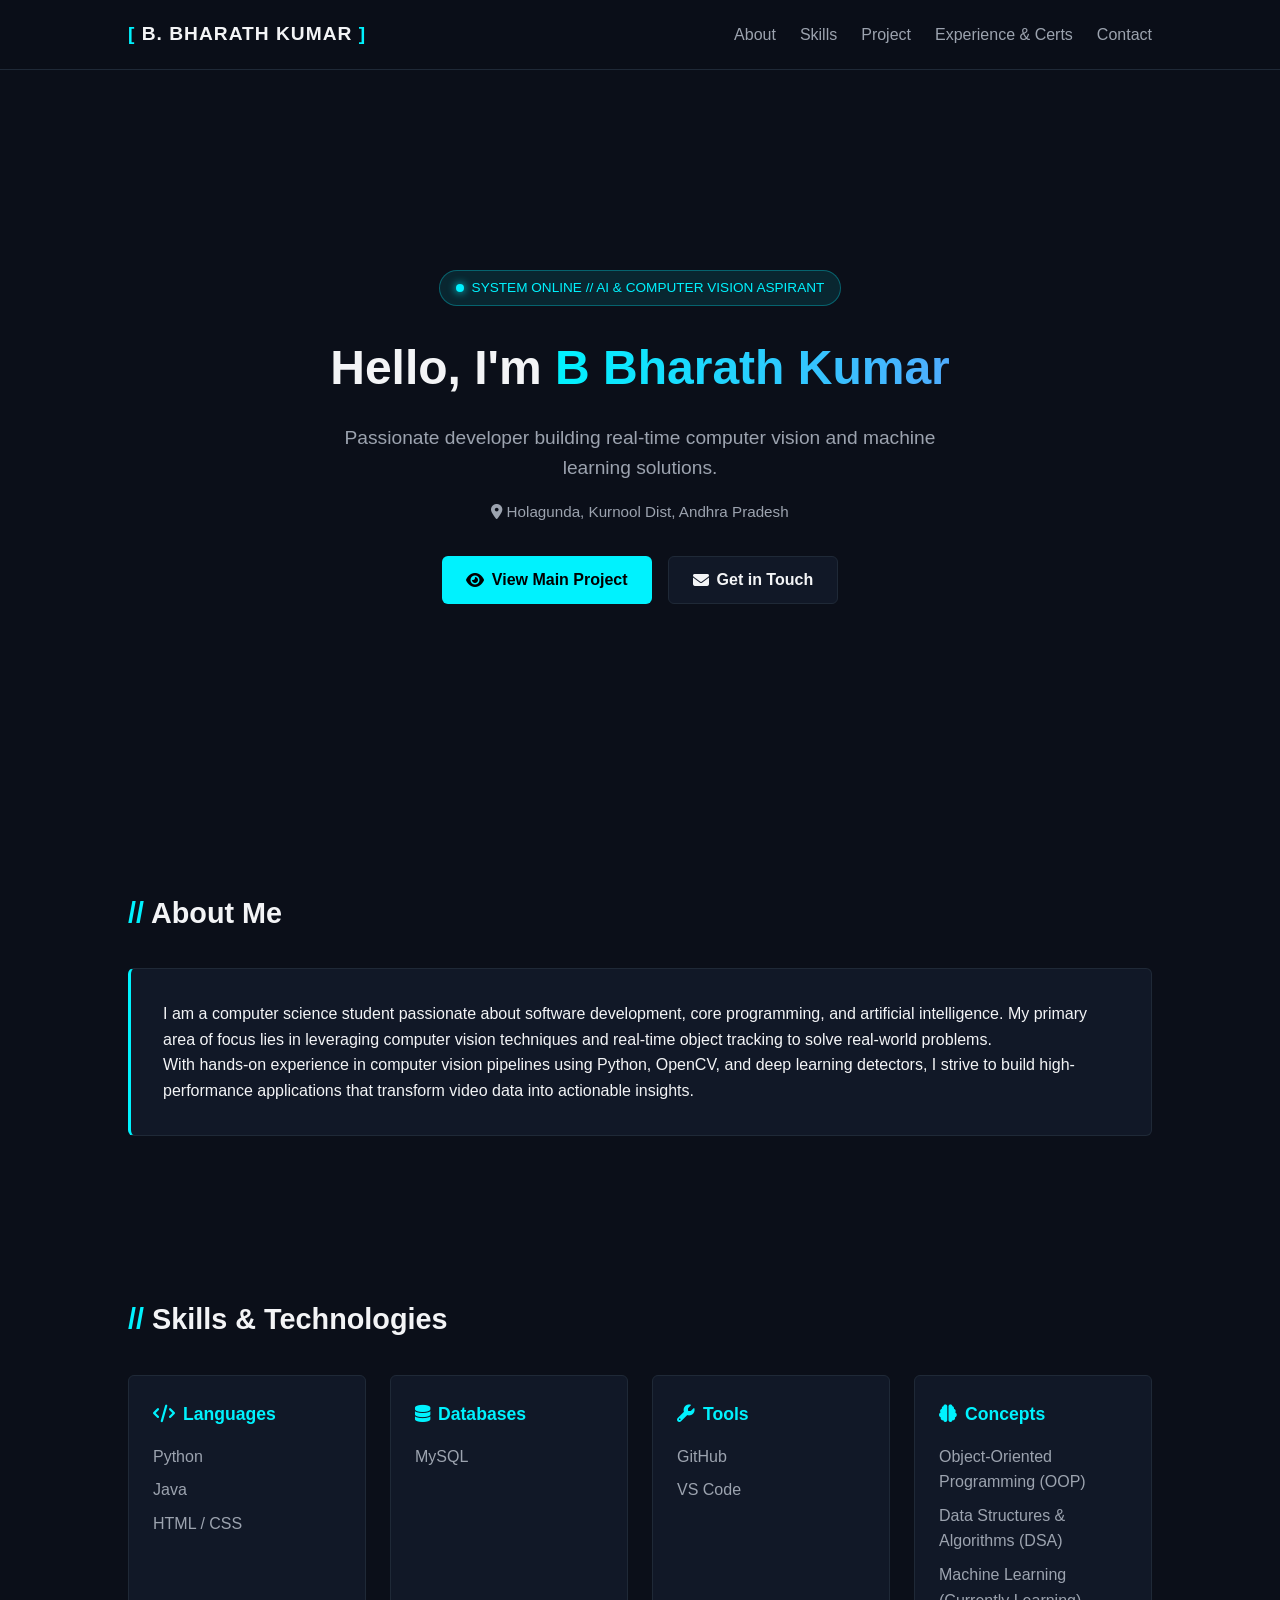
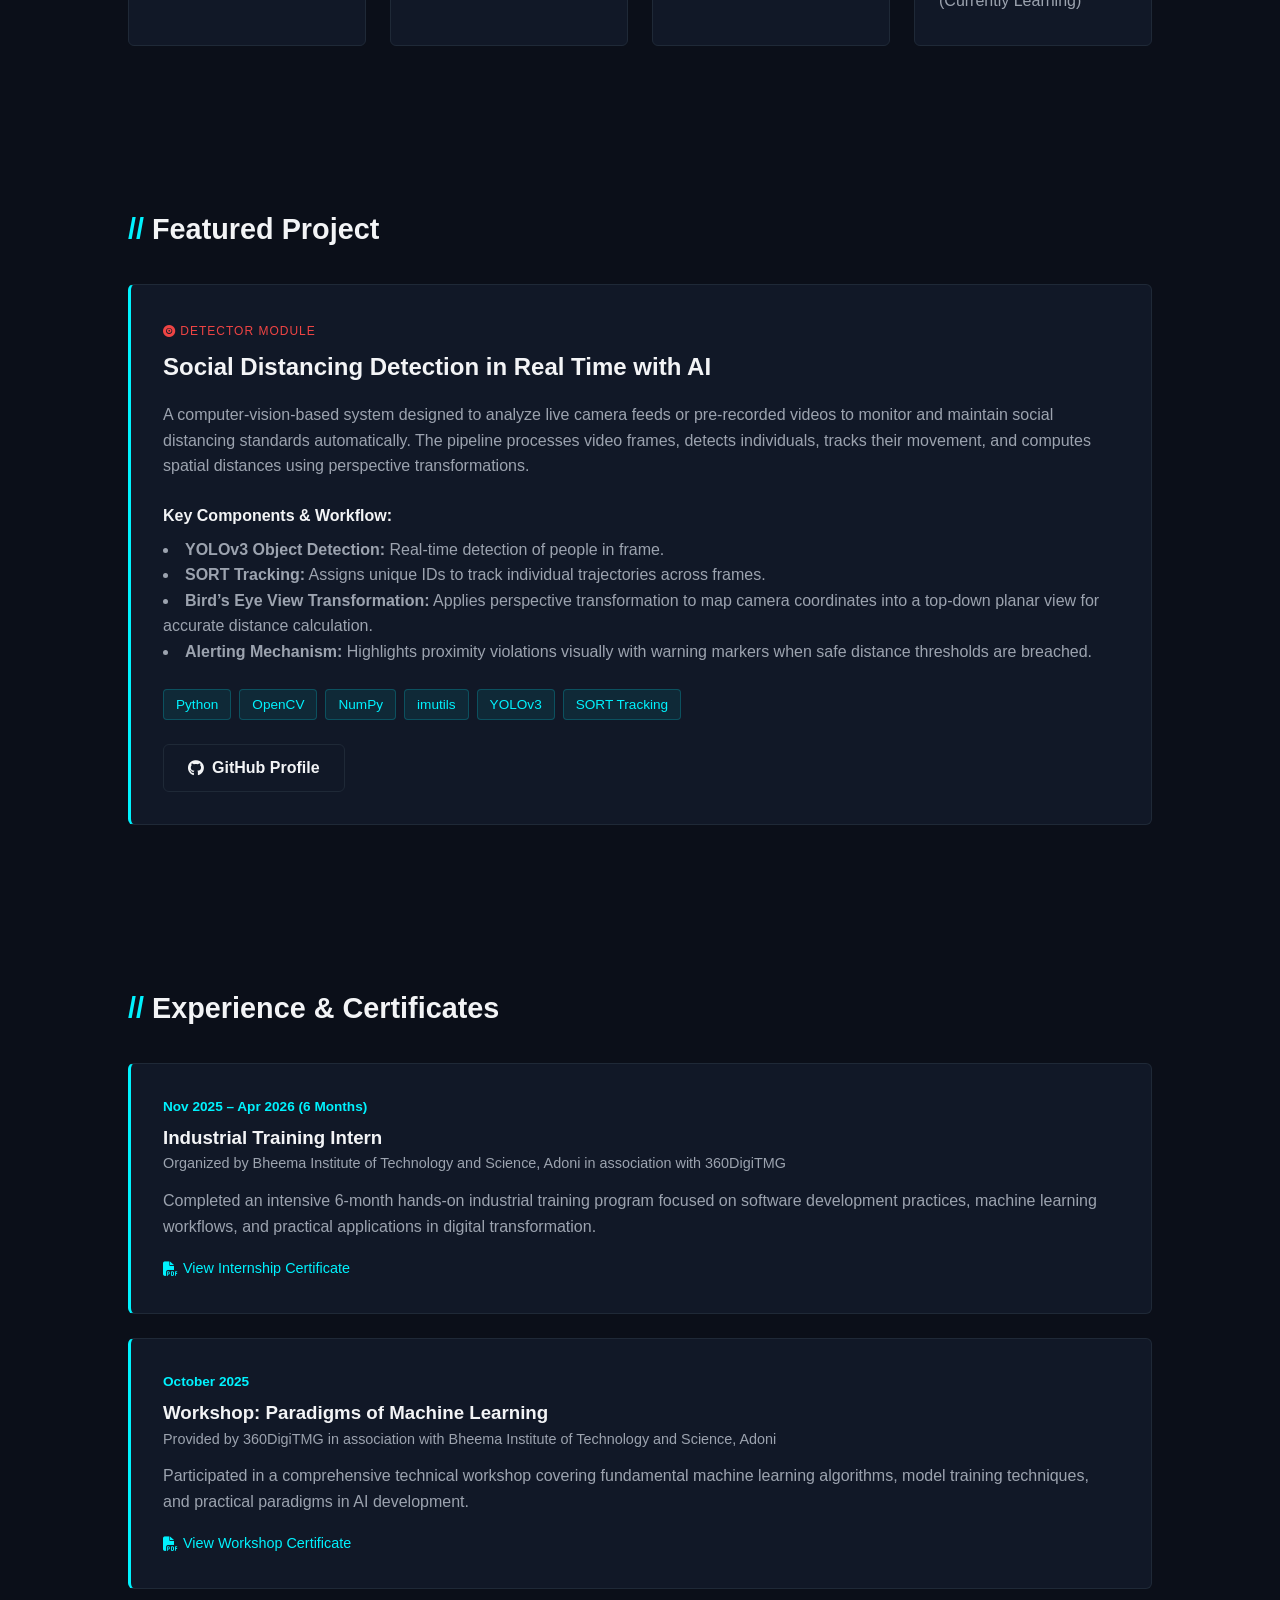
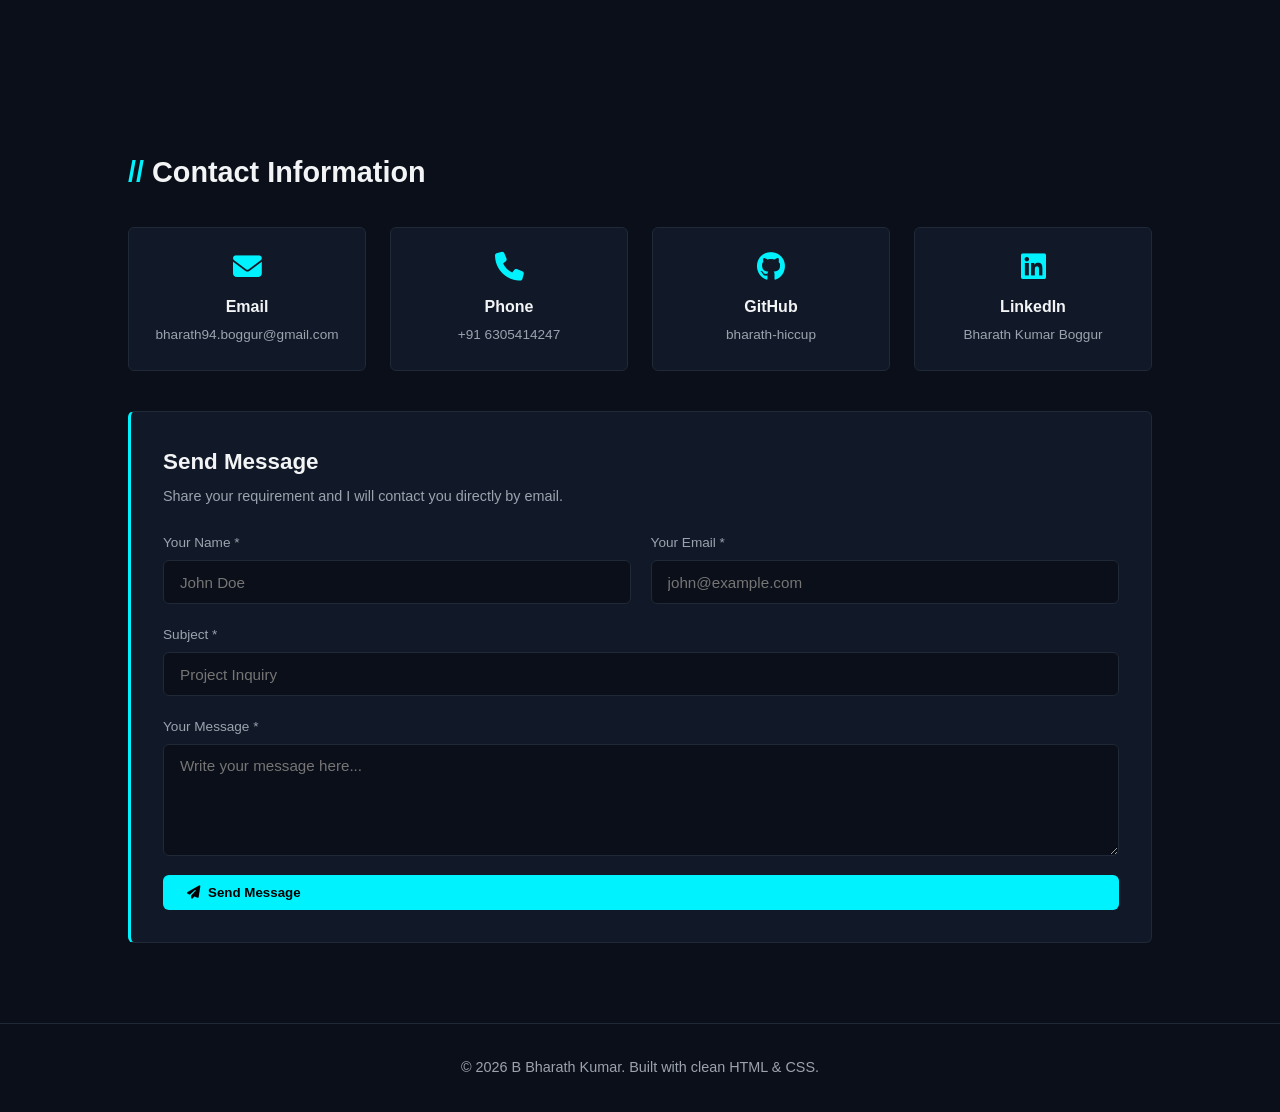
<file: index.html>
<!DOCTYPE html>
<html lang="en">
<head>
  <meta charset="UTF-8">
  <meta name="viewport" content="width=device-width, initial-scale=1.0">
  <title>B Bharath Kumar | Portfolio</title>
  <link rel="stylesheet" href="style.css">
  <!-- Font Awesome Icons -->
  <link rel="stylesheet" href="https://cdnjs.cloudflare.com/ajax/libs/font-awesome/6.4.0/css/all.min.css">
</head>
<body>

  <!-- Navbar -->
  <nav class="navbar">
    <div class="logo">
      <span class="cv-bracket">[</span> B. BHARATH KUMAR <span class="cv-bracket">]</span>
    </div>
    <ul class="nav-links">
      <li><a href="#about">About</a></li>
      <li><a href="#skills">Skills</a></li>
      <li><a href="#project">Project</a></li>
      <li><a href="#experience">Experience & Certs</a></li>
      <li><a href="#contact">Contact</a></li>
    </ul>
  </nav>

  <!-- Hero Section -->
  <header class="hero">
    <div class="hero-container">
      <div class="status-badge"><span class="pulse-dot"></span> SYSTEM ONLINE // AI & COMPUTER VISION ASPIRANT</div>
      <h1>Hello, I'm <span class="highlight">B Bharath Kumar</span></h1>
      <p class="tagline">Passionate developer building real-time computer vision and machine learning solutions.</p>
      <div class="location-tag">
        <i class="fa-solid fa-location-dot"></i> Holagunda, Kurnool Dist, Andhra Pradesh
      </div>
      <div class="hero-btns">
        <a href="#project" class="btn primary-btn"><i class="fa-solid fa-eye"></i> View Main Project</a>
        <a href="#contact" class="btn secondary-btn"><i class="fa-solid fa-envelope"></i> Get in Touch</a>
      </div>
    </div>
  </header>

  <!-- About Section -->
  <section id="about" class="section">
    <h2 class="section-title"><span class="title-decor">//</span> About Me</h2>
    <div class="about-card cv-frame">
      <p>I am a computer science student passionate about software development, core programming, and artificial intelligence. My primary area of focus lies in leveraging computer vision techniques and real-time object tracking to solve real-world problems.</p>
      <p>With hands-on experience in computer vision pipelines using Python, OpenCV, and deep learning detectors, I strive to build high-performance applications that transform video data into actionable insights.</p>
    </div>
  </section>

  <!-- Skills Section -->
  <section id="skills" class="section">
    <h2 class="section-title"><span class="title-decor">//</span> Skills & Technologies</h2>
    <div class="skills-grid">
      <div class="skill-card">
        <h3><i class="fa-solid fa-code"></i> Languages</h3>
        <ul>
          <li>Python</li>
          <li>Java</li>
          <li>HTML / CSS</li>
        </ul>
      </div>
      <div class="skill-card">
        <h3><i class="fa-solid fa-database"></i> Databases</h3>
        <ul>
          <li>MySQL</li>
        </ul>
      </div>
      <div class="skill-card">
        <h3><i class="fa-solid fa-wrench"></i> Tools</h3>
        <ul>
          <li>GitHub</li>
          <li>VS Code</li>
        </ul>
      </div>
      <div class="skill-card">
        <h3><i class="fa-solid fa-brain"></i> Concepts</h3>
        <ul>
          <li>Object-Oriented Programming (OOP)</li>
          <li>Data Structures & Algorithms (DSA)</li>
          <li>Machine Learning (Currently Learning)</li>
        </ul>
      </div>
    </div>
  </section>

  <!-- Project Section -->
  <section id="project" class="section">
    <h2 class="section-title"><span class="title-decor">//</span> Featured Project</h2>
    <div class="project-card cv-frame">
      <div class="project-header">
        <span class="live-tag"><i class="fa-solid fa-record-vinyl"></i> DETECTOR MODULE</span>
        <h3>Social Distancing Detection in Real Time with AI</h3>
      </div>
      
      <p class="project-desc">
        A computer-vision-based system designed to analyze live camera feeds or pre-recorded videos to monitor and maintain social distancing standards automatically. The pipeline processes video frames, detects individuals, tracks their movement, and computes spatial distances using perspective transformations.
      </p>

      <div class="project-details">
        <h4>Key Components & Workflow:</h4>
        <ul>
          <li><strong>YOLOv3 Object Detection:</strong> Real-time detection of people in frame.</li>
          <li><strong>SORT Tracking:</strong> Assigns unique IDs to track individual trajectories across frames.</li>
          <li><strong>Bird’s Eye View Transformation:</strong> Applies perspective transformation to map camera coordinates into a top-down planar view for accurate distance calculation.</li>
          <li><strong>Alerting Mechanism:</strong> Highlights proximity violations visually with warning markers when safe distance thresholds are breached.</li>
        </ul>
      </div>

      <div class="tech-stack">
        <span>Python</span>
        <span>OpenCV</span>
        <span>NumPy</span>
        <span>imutils</span>
        <span>YOLOv3</span>
        <span>SORT Tracking</span>
      </div>

      <div class="project-links">
        <a href="https://github.com/bharath-hiccup" target="_blank" class="btn secondary-btn">
          <i class="fa-brands fa-github"></i> GitHub Profile
        </a>
      </div>
    </div>
  </section>

  <!-- Experience & Certificates Section -->
  <section id="experience" class="section">
    <h2 class="section-title"><span class="title-decor">//</span> Experience & Certificates</h2>
    <div class="timeline">
      
      <!-- Internship Entry -->
      <div class="timeline-item cv-frame">
        <div class="timeline-date">Nov 2025 – Apr 2026 (6 Months)</div>
        <h3>Industrial Training Intern</h3>
        <p class="org">Organized by Bheema Institute of Technology and Science, Adoni in association with 360DigiTMG</p>
        <p class="desc">
          Completed an intensive 6-month hands-on industrial training program focused on software development practices, machine learning workflows, and practical applications in digital transformation.
        </p>
        <a href="internship_certificate.pdf" target="_blank" class="cert-link">
          <i class="fa-solid fa-file-pdf"></i> View Internship Certificate
        </a>
      </div>

      <!-- Workshop Entry -->
      <div class="timeline-item cv-frame">
        <div class="timeline-date">October 2025</div>
        <h3>Workshop: Paradigms of Machine Learning</h3>
        <p class="org">Provided by 360DigiTMG in association with Bheema Institute of Technology and Science, Adoni</p>
        <p class="desc">
          Participated in a comprehensive technical workshop covering fundamental machine learning algorithms, model training techniques, and practical paradigms in AI development.
        </p>
        <a href="workshop_certificate.pdf" target="_blank" class="cert-link">
          <i class="fa-solid fa-file-pdf"></i> View Workshop Certificate
        </a>
      </div>

    </div>
  </section>

  <!-- Contact Section -->
  <section id="contact" class="section">
    <h2 class="section-title"><span class="title-decor">//</span> Contact Information</h2>
    
    <div class="contact-grid">
      <a href="mailto:bharath94.boggur@gmail.com" class="contact-card">
        <i class="fa-solid fa-envelope"></i>
        <h4>Email</h4>
        <p>bharath94.boggur@gmail.com</p>
      </a>

      <a href="tel:6305414247" class="contact-card">
        <i class="fa-solid fa-phone"></i>
        <h4>Phone</h4>
        <p>+91 6305414247</p>
      </a>

      <a href="https://github.com/bharath-hiccup" target="_blank" class="contact-card">
        <i class="fa-brands fa-github"></i>
        <h4>GitHub</h4>
        <p>bharath-hiccup</p>
      </a>

      <a href="https://www.linkedin.com/in/bharath-kumar-boggur-380940379/" target="_blank" class="contact-card">
        <i class="fa-brands fa-linkedin"></i>
        <h4>LinkedIn</h4>
        <p>Bharath Kumar Boggur</p>
      </a>
    </div>

    <!-- Direct Email Message Form -->
    <div class="contact-form-container cv-frame">
      <h3>Send Message</h3>
      <p class="form-subtitle">Share your requirement and I will contact you directly by email.</p>
      
      <form action="https://api.web3forms.com/submit" method="POST" class="contact-form">
        <!-- Live Web3Forms Access Key -->
        <input type="hidden" name="access_key" value="5e541b86-788c-47d9-b0a4-4bf0549aa3dd">

        <div class="form-group-row">
          <div class="form-group">
            <label for="name">Your Name *</label>
            <input type="text" id="name" name="name" required placeholder="John Doe">
          </div>
          <div class="form-group">
            <label for="email">Your Email *</label>
            <input type="email" id="email" name="email" required placeholder="john@example.com">
          </div>
        </div>

        <div class="form-group">
          <label for="subject">Subject *</label>
          <input type="text" id="subject" name="subject" required placeholder="Project Inquiry">
        </div>

        <div class="form-group">
          <label for="message">Your Message *</label>
          <textarea id="message" name="message" rows="5" required placeholder="Write your message here..."></textarea>
        </div>

        <button type="submit" class="btn primary-btn">
          <i class="fa-solid fa-paper-plane"></i> Send Message
        </button>
      </form>
    </div>
  </section>

  <!-- Footer -->
  <footer>
    <p>© 2026 B Bharath Kumar. Built with clean HTML & CSS.</p>
  </footer>

</body>
</html>
</file>
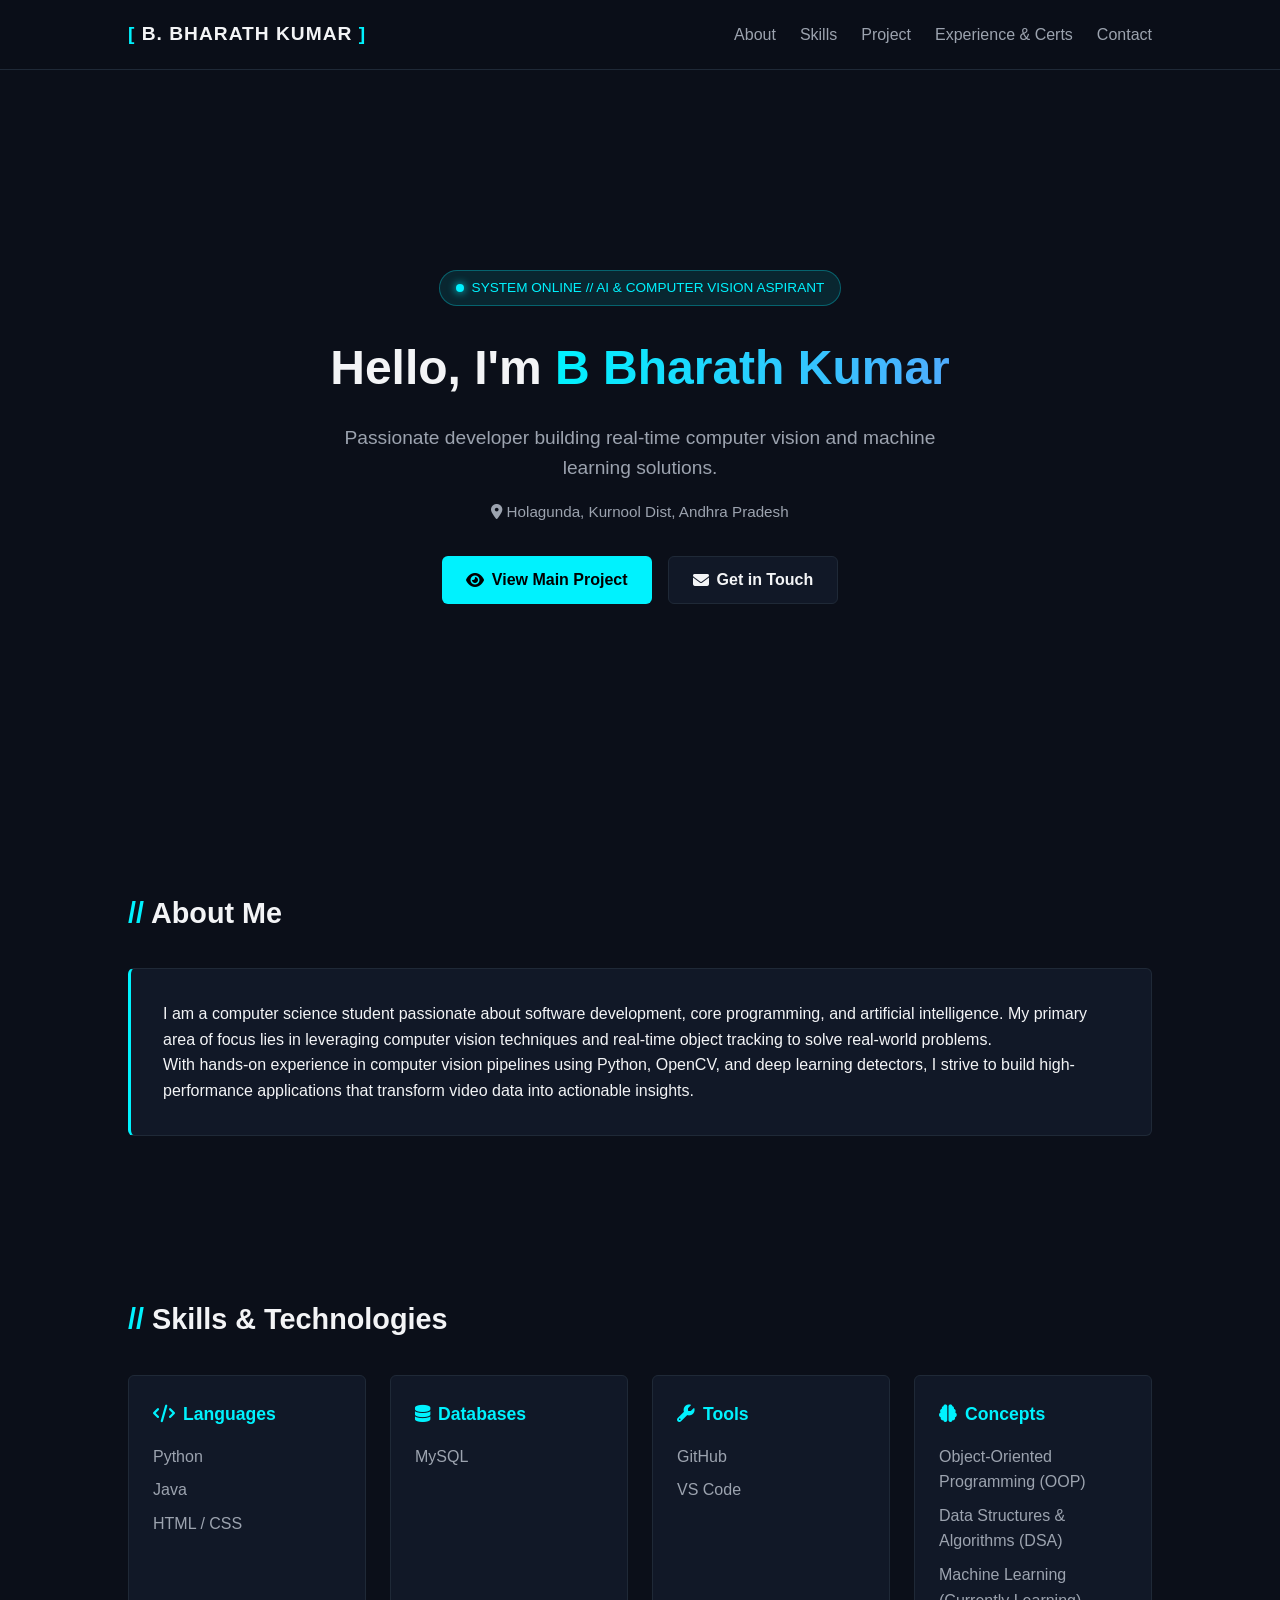
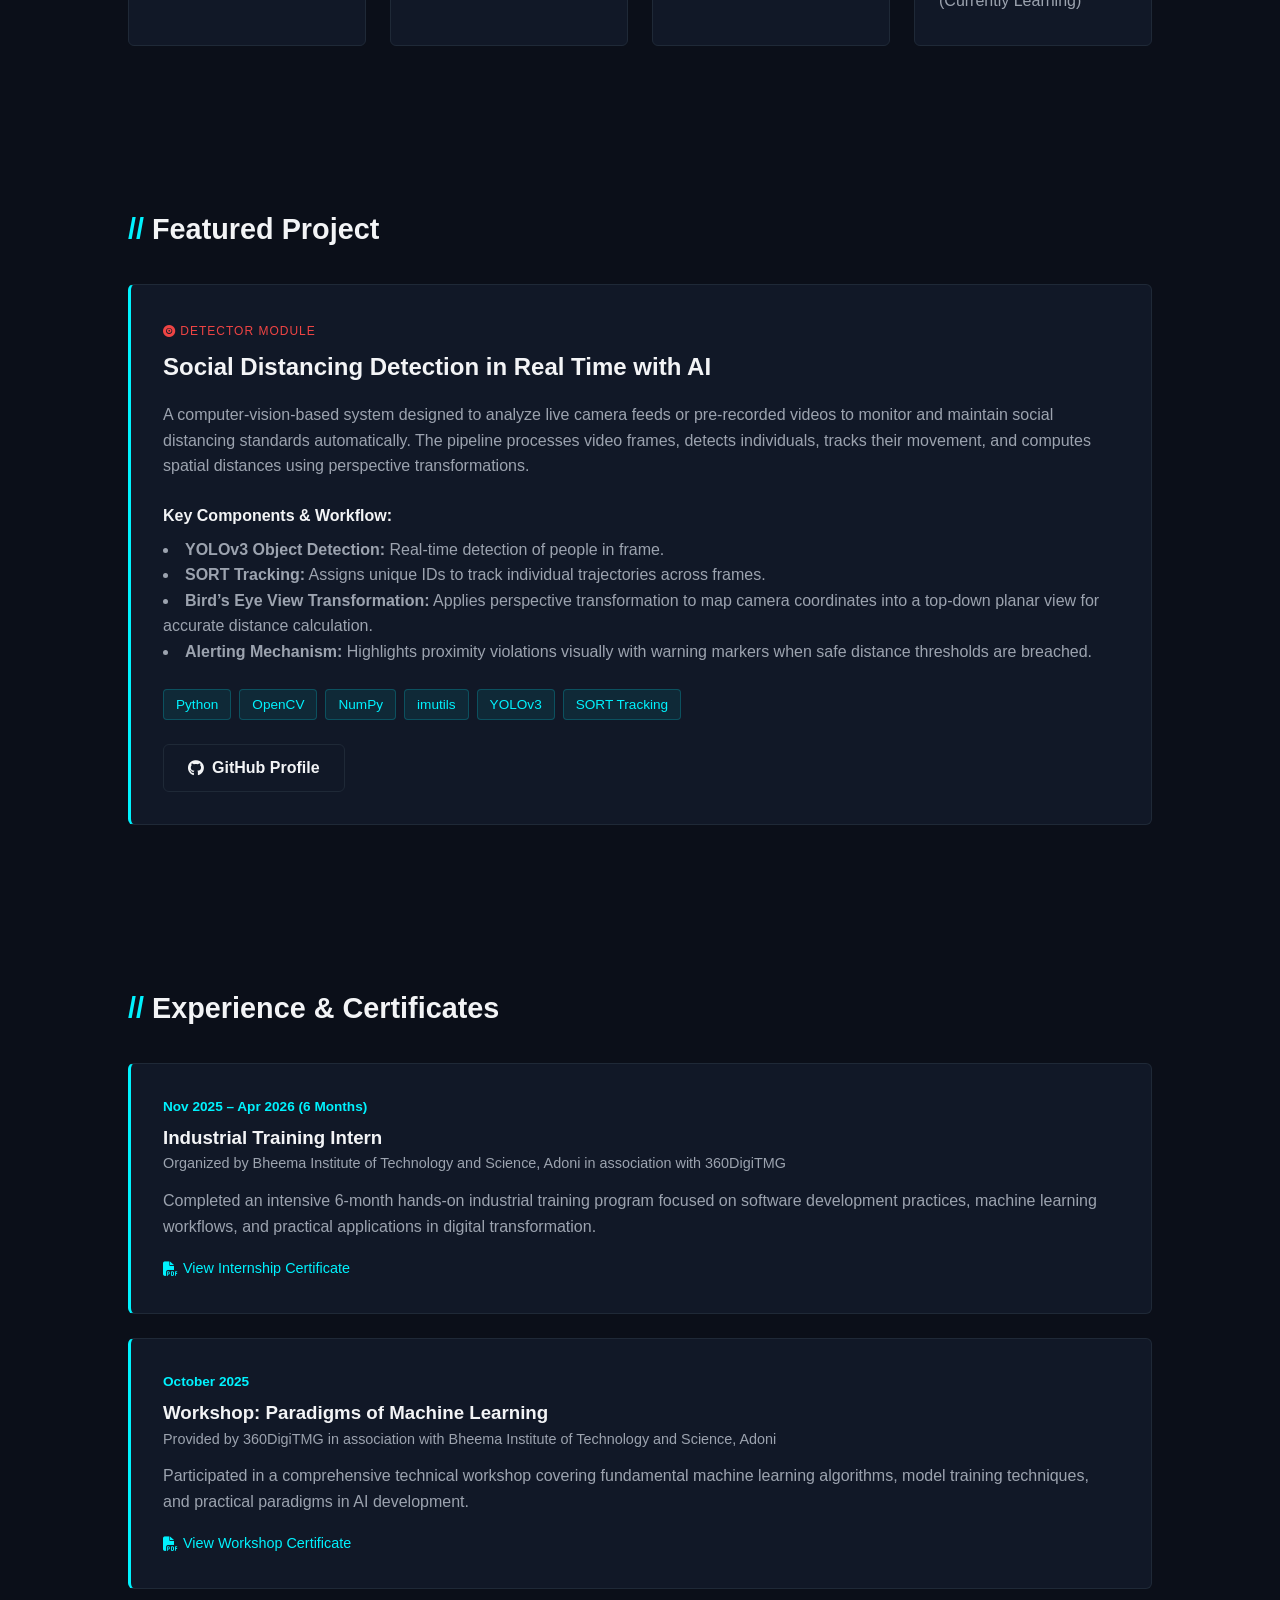
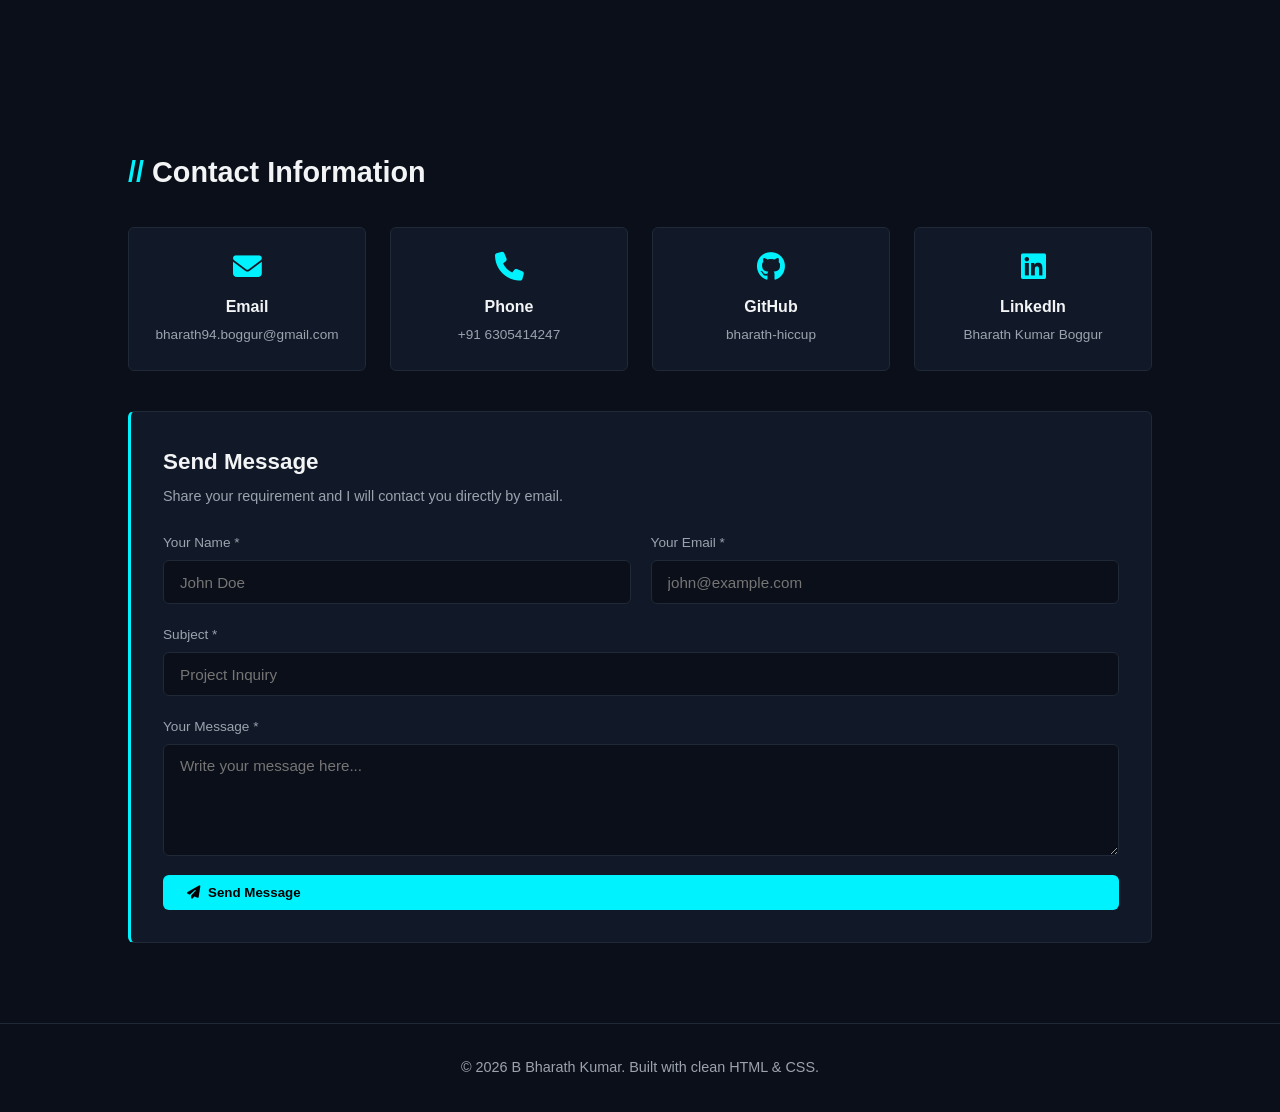
<file: protfolio.html>
<!DOCTYPE html>
<html lang="en">
<head>
  <meta charset="UTF-8">
  <meta name="viewport" content="width=device-width, initial-scale=1.0">
  <title>B Bharath Kumar | Portfolio</title>
  <link rel="stylesheet" href="style.css">
  <!-- Font Awesome Icons -->
  <link rel="stylesheet" href="https://cdnjs.cloudflare.com/ajax/libs/font-awesome/6.4.0/css/all.min.css">
</head>
<body>

  <!-- Navbar -->
  <nav class="navbar">
    <div class="logo">
      <span class="cv-bracket">[</span> B. BHARATH KUMAR <span class="cv-bracket">]</span>
    </div>
    <ul class="nav-links">
      <li><a href="#about">About</a></li>
      <li><a href="#skills">Skills</a></li>
      <li><a href="#project">Project</a></li>
      <li><a href="#experience">Experience & Certs</a></li>
      <li><a href="#contact">Contact</a></li>
    </ul>
  </nav>

  <!-- Hero Section -->
  <header class="hero">
    <div class="hero-container">
      <div class="status-badge"><span class="pulse-dot"></span> SYSTEM ONLINE // AI & COMPUTER VISION ASPIRANT</div>
      <h1>Hello, I'm <span class="highlight">B Bharath Kumar</span></h1>
      <p class="tagline">Passionate developer building real-time computer vision and machine learning solutions.</p>
      <div class="location-tag">
        <i class="fa-solid fa-location-dot"></i> Holagunda, Kurnool Dist, Andhra Pradesh
      </div>
      <div class="hero-btns">
        <a href="#project" class="btn primary-btn"><i class="fa-solid fa-eye"></i> View Main Project</a>
        <a href="#contact" class="btn secondary-btn"><i class="fa-solid fa-envelope"></i> Get in Touch</a>
      </div>
    </div>
  </header>

  <!-- About Section -->
  <section id="about" class="section">
    <h2 class="section-title"><span class="title-decor">//</span> About Me</h2>
    <div class="about-card cv-frame">
      <p>I am a computer science student passionate about software development, core programming, and artificial intelligence. My primary area of focus lies in leveraging computer vision techniques and real-time object tracking to solve real-world problems.</p>
      <p>With hands-on experience in computer vision pipelines using Python, OpenCV, and deep learning detectors, I strive to build high-performance applications that transform video data into actionable insights.</p>
    </div>
  </section>

  <!-- Skills Section -->
  <section id="skills" class="section">
    <h2 class="section-title"><span class="title-decor">//</span> Skills & Technologies</h2>
    <div class="skills-grid">
      <div class="skill-card">
        <h3><i class="fa-solid fa-code"></i> Languages</h3>
        <ul>
          <li>Python</li>
          <li>Java</li>
          <li>HTML / CSS</li>
        </ul>
      </div>
      <div class="skill-card">
        <h3><i class="fa-solid fa-database"></i> Databases</h3>
        <ul>
          <li>MySQL</li>
        </ul>
      </div>
      <div class="skill-card">
        <h3><i class="fa-solid fa-wrench"></i> Tools</h3>
        <ul>
          <li>GitHub</li>
          <li>VS Code</li>
        </ul>
      </div>
      <div class="skill-card">
        <h3><i class="fa-solid fa-brain"></i> Concepts</h3>
        <ul>
          <li>Object-Oriented Programming (OOP)</li>
          <li>Data Structures & Algorithms (DSA)</li>
          <li>Machine Learning (Currently Learning)</li>
        </ul>
      </div>
    </div>
  </section>

  <!-- Project Section -->
  <section id="project" class="section">
    <h2 class="section-title"><span class="title-decor">//</span> Featured Project</h2>
    <div class="project-card cv-frame">
      <div class="project-header">
        <span class="live-tag"><i class="fa-solid fa-record-vinyl"></i> DETECTOR MODULE</span>
        <h3>Social Distancing Detection in Real Time with AI</h3>
      </div>
      
      <p class="project-desc">
        A computer-vision-based system designed to analyze live camera feeds or pre-recorded videos to monitor and maintain social distancing standards automatically. The pipeline processes video frames, detects individuals, tracks their movement, and computes spatial distances using perspective transformations.
      </p>

      <div class="project-details">
        <h4>Key Components & Workflow:</h4>
        <ul>
          <li><strong>YOLOv3 Object Detection:</strong> Real-time detection of people in frame.</li>
          <li><strong>SORT Tracking:</strong> Assigns unique IDs to track individual trajectories across frames.</li>
          <li><strong>Bird’s Eye View Transformation:</strong> Applies perspective transformation to map camera coordinates into a top-down planar view for accurate distance calculation.</li>
          <li><strong>Alerting Mechanism:</strong> Highlights proximity violations visually with warning markers when safe distance thresholds are breached.</li>
        </ul>
      </div>

      <div class="tech-stack">
        <span>Python</span>
        <span>OpenCV</span>
        <span>NumPy</span>
        <span>imutils</span>
        <span>YOLOv3</span>
        <span>SORT Tracking</span>
      </div>

      <div class="project-links">
        <a href="https://github.com/bharath-hiccup" target="_blank" class="btn secondary-btn">
          <i class="fa-brands fa-github"></i> GitHub Profile
        </a>
      </div>
    </div>
  </section>

  <!-- Experience & Certificates Section -->
  <section id="experience" class="section">
    <h2 class="section-title"><span class="title-decor">//</span> Experience & Certificates</h2>
    <div class="timeline">
      
      <!-- Internship Entry -->
      <div class="timeline-item cv-frame">
        <div class="timeline-date">Nov 2025 – Apr 2026 (6 Months)</div>
        <h3>Industrial Training Intern</h3>
        <p class="org">Organized by Bheema Institute of Technology and Science, Adoni in association with 360DigiTMG</p>
        <p class="desc">
          Completed an intensive 6-month hands-on industrial training program focused on software development practices, machine learning workflows, and practical applications in digital transformation.
        </p>
        <a href="6_months_internship_training_certificate.pdf" target="_blank" class="cert-link">
          <i class="fa-solid fa-file-pdf"></i> View Internship Certificate
        </a>
      </div>

      <!-- Workshop Entry -->
      <div class="timeline-item cv-frame">
        <div class="timeline-date">October 2025</div>
        <h3>Workshop: Paradigms of Machine Learning</h3>
        <p class="org">Provided by 360DigiTMG in association with Bheema Institute of Technology and Science, Adoni</p>
        <p class="desc">
          Participated in a comprehensive technical workshop covering fundamental machine learning algorithms, model training techniques, and practical paradigms in AI development.
        </p>
        <a href="Machine_learning_workshop_certificate.pdf" target="_blank" class="cert-link">
          <i class="fa-solid fa-file-pdf"></i> View Workshop Certificate
        </a>
      </div>

    </div>
  </section>

  <!-- Contact Section -->
  <section id="contact" class="section">
    <h2 class="section-title"><span class="title-decor">//</span> Contact Information</h2>
    
    <div class="contact-grid">
      <a href="mailto:bharath94.boggur@gmail.com" class="contact-card">
        <i class="fa-solid fa-envelope"></i>
        <h4>Email</h4>
        <p>bharath94.boggur@gmail.com</p>
      </a>

      <a href="tel:6305414247" class="contact-card">
        <i class="fa-solid fa-phone"></i>
        <h4>Phone</h4>
        <p>+91 6305414247</p>
      </a>

      <a href="https://github.com/bharath-hiccup" target="_blank" class="contact-card">
        <i class="fa-brands fa-github"></i>
        <h4>GitHub</h4>
        <p>bharath-hiccup</p>
      </a>

      <a href="https://www.linkedin.com/in/bharath-kumar-boggur-380940379/" target="_blank" class="contact-card">
        <i class="fa-brands fa-linkedin"></i>
        <h4>LinkedIn</h4>
        <p>Bharath Kumar Boggur</p>
      </a>
    </div>

    <!-- Direct Email Message Form -->
    <div class="contact-form-container cv-frame">
      <h3>Send Message</h3>
      <p class="form-subtitle">Share your requirement and I will contact you directly by email.</p>
      
      <form action="https://api.web3forms.com/submit" method="POST" class="contact-form">
        <!-- Get a free access key at https://web3forms.com and paste it below -->
        <input type="hidden" name="access_key" value="YOUR_WEB3FORMS_ACCESS_KEY">

        <div class="form-group-row">
          <div class="form-group">
            <label for="name">Your Name *</label>
            <input type="text" id="name" name="name" required placeholder="John Doe">
          </div>
          <div class="form-group">
            <label for="email">Your Email *</label>
            <input type="email" id="email" name="email" required placeholder="john@example.com">
          </div>
        </div>

        <div class="form-group">
          <label for="subject">Subject *</label>
          <input type="text" id="subject" name="subject" required placeholder="Project Inquiry">
        </div>

        <div class="form-group">
          <label for="message">Your Message *</label>
          <textarea id="message" name="message" rows="5" required placeholder="Write your message here..."></textarea>
        </div>

        <button type="submit" class="btn primary-btn">
          <i class="fa-solid fa-paper-plane"></i> Send Message
        </button>
      </form>
    </div>
  </section>

  <!-- Footer -->
  <footer>
    <p>© 2026 B Bharath Kumar. Built with clean HTML & CSS.</p>
  </footer>

</body>
</html>
</file>
<file: style.css>
:root {
  --bg-color: #0b0f19;
  --card-bg: #111827;
  --accent-color: #00f2fe;
  --accent-alt: #4facfe;
  --text-primary: #f3f4f6;
  --text-secondary: #9ca3af;
  --border-color: #1f2937;
}

* {
  margin: 0;
  padding: 0;
  box-sizing: border-box;
  font-family: 'Segoe UI', Tahoma, Geneva, Verdana, sans-serif;
  scroll-behavior: smooth;
}

body {
  background-color: var(--bg-color);
  color: var(--text-primary);
  line-height: 1.6;
}

/* Navbar */
.navbar {
  display: flex;
  justify-content: space-between;
  align-items: center;
  padding: 1.2rem 10%;
  background-color: rgba(11, 15, 25, 0.95);
  position: fixed;
  top: 0;
  width: 100%;
  z-index: 1000;
  border-bottom: 1px solid var(--border-color);
}

.logo {
  font-weight: 700;
  font-size: 1.2rem;
  letter-spacing: 1px;
}

.cv-bracket {
  color: var(--accent-color);
}

.nav-links {
  display: flex;
  list-style: none;
  gap: 1.5rem;
}

.nav-links a {
  color: var(--text-secondary);
  text-decoration: none;
  transition: color 0.3s;
}

.nav-links a:hover {
  color: var(--accent-color);
}

/* Hero */
.hero {
  min-height: 90vh;
  display: flex;
  align-items: center;
  justify-content: center;
  padding: 8rem 10% 4rem;
  text-align: center;
}

.status-badge {
  display: inline-flex;
  align-items: center;
  gap: 8px;
  background-color: rgba(0, 242, 254, 0.1);
  color: var(--accent-color);
  padding: 6px 16px;
  border-radius: 20px;
  font-size: 0.85rem;
  margin-bottom: 1.5rem;
  border: 1px solid rgba(0, 242, 254, 0.3);
}

.pulse-dot {
  width: 8px;
  height: 8px;
  background-color: var(--accent-color);
  border-radius: 50%;
  box-shadow: 0 0 8px var(--accent-color);
}

.hero h1 {
  font-size: 3rem;
  margin-bottom: 1rem;
}

.highlight {
  background: linear-gradient(90deg, var(--accent-color), var(--accent-alt));
  -webkit-background-clip: text;
  -webkit-text-fill-color: transparent;
}

.tagline {
  font-size: 1.2rem;
  color: var(--text-secondary);
  max-width: 600px;
  margin: 0 auto 1rem;
}

.location-tag {
  color: var(--text-secondary);
  font-size: 0.95rem;
  margin-bottom: 2rem;
}

.hero-btns {
  display: flex;
  justify-content: center;
  gap: 1rem;
}

/* Buttons */
.btn {
  padding: 10px 24px;
  border-radius: 6px;
  text-decoration: none;
  font-weight: 600;
  transition: all 0.3s;
  display: inline-flex;
  align-items: center;
  gap: 8px;
  cursor: pointer;
  border: none;
}

.primary-btn {
  background-color: var(--accent-color);
  color: #000;
}

.primary-btn:hover {
  opacity: 0.9;
  box-shadow: 0 0 15px rgba(0, 242, 254, 0.4);
}

.secondary-btn {
  border: 1px solid var(--border-color);
  color: var(--text-primary);
  background-color: var(--card-bg);
}

.secondary-btn:hover {
  border-color: var(--accent-color);
  color: var(--accent-color);
}

/* Sections */
.section {
  padding: 5rem 10%;
}

.section-title {
  font-size: 1.8rem;
  margin-bottom: 2rem;
}

.title-decor {
  color: var(--accent-color);
}

/* Frames & Cards */
.cv-frame {
  background-color: var(--card-bg);
  border: 1px solid var(--border-color);
  border-left: 3px solid var(--accent-color);
  padding: 2rem;
  border-radius: 6px;
}

.skills-grid {
  display: grid;
  grid-template-columns: repeat(auto-fit, minmax(220px, 1fr));
  gap: 1.5rem;
}

.skill-card {
  background-color: var(--card-bg);
  border: 1px solid var(--border-color);
  padding: 1.5rem;
  border-radius: 6px;
}

.skill-card h3 {
  color: var(--accent-color);
  font-size: 1.1rem;
  margin-bottom: 1rem;
  display: flex;
  align-items: center;
  gap: 8px;
}

.skill-card ul {
  list-style: none;
}

.skill-card li {
  color: var(--text-secondary);
  margin-bottom: 0.5rem;
}

/* Project Card */
.project-header {
  margin-bottom: 1rem;
}

.live-tag {
  font-size: 0.75rem;
  color: #ef4444;
  letter-spacing: 1px;
}

.project-card h3 {
  font-size: 1.5rem;
  margin-top: 5px;
}

.project-desc {
  color: var(--text-secondary);
  margin-bottom: 1.5rem;
}

.project-details h4 {
  margin-bottom: 0.5rem;
}

.project-details ul {
  list-style-position: inside;
  color: var(--text-secondary);
  margin-bottom: 1.5rem;
}

.tech-stack {
  display: flex;
  flex-wrap: wrap;
  gap: 0.5rem;
  margin-bottom: 1.5rem;
}

.tech-stack span {
  background-color: rgba(0, 242, 254, 0.08);
  border: 1px solid rgba(0, 242, 254, 0.2);
  color: var(--accent-color);
  padding: 4px 12px;
  border-radius: 4px;
  font-size: 0.85rem;
}

/* Timeline */
.timeline {
  display: flex;
  flex-direction: column;
  gap: 1.5rem;
}

.timeline-date {
  color: var(--accent-color);
  font-size: 0.85rem;
  font-weight: 600;
  margin-bottom: 0.3rem;
}

.org {
  color: var(--text-secondary);
  font-size: 0.9rem;
  margin-bottom: 0.8rem;
}

.desc {
  color: var(--text-secondary);
  margin-bottom: 1rem;
}

.cert-link {
  color: var(--accent-color);
  text-decoration: none;
  font-size: 0.9rem;
  display: inline-flex;
  align-items: center;
  gap: 6px;
}

.cert-link:hover {
  text-decoration: underline;
}

/* Contact Cards */
.contact-grid {
  display: grid;
  grid-template-columns: repeat(auto-fit, minmax(200px, 1fr));
  gap: 1.5rem;
  margin-bottom: 2.5rem;
}

.contact-card {
  background-color: var(--card-bg);
  border: 1px solid var(--border-color);
  padding: 1.5rem;
  border-radius: 6px;
  text-align: center;
  text-decoration: none;
  color: var(--text-primary);
  transition: border-color 0.3s;
}

.contact-card:hover {
  border-color: var(--accent-color);
}

.contact-card i {
  font-size: 1.8rem;
  color: var(--accent-color);
  margin-bottom: 0.8rem;
}

.contact-card h4 {
  margin-bottom: 0.3rem;
}

.contact-card p {
  color: var(--text-secondary);
  font-size: 0.85rem;
  word-break: break-all;
}

/* Contact Form */
.contact-form-container h3 {
  font-size: 1.4rem;
  margin-bottom: 0.3rem;
}

.form-subtitle {
  color: var(--text-secondary);
  font-size: 0.9rem;
  margin-bottom: 1.5rem;
}

.contact-form {
  display: flex;
  flex-direction: column;
  gap: 1.2rem;
}

.form-group-row {
  display: grid;
  grid-template-columns: 1fr 1fr;
  gap: 1.2rem;
}

.form-group {
  display: flex;
  flex-direction: column;
  gap: 0.4rem;
}

.form-group label {
  color: var(--text-secondary);
  font-size: 0.85rem;
}

.form-group input,
.form-group textarea {
  background-color: var(--bg-color);
  border: 1px solid var(--border-color);
  color: var(--text-primary);
  padding: 0.8rem 1rem;
  border-radius: 6px;
  font-size: 0.95rem;
  outline: none;
  transition: border-color 0.3s;
}

.form-group input:focus,
.form-group textarea:focus {
  border-color: var(--accent-color);
}

/* Footer */
footer {
  text-align: center;
  padding: 2rem;
  border-top: 1px solid var(--border-color);
  color: var(--text-secondary);
  font-size: 0.9rem;
}

/* Responsive */
@media (max-width: 768px) {
  .nav-links { display: none; }
  .hero h1 { font-size: 2rem; }
  .section { padding: 3rem 5%; }
  .form-group-row { grid-template-columns: 1fr; }
}
</file>
